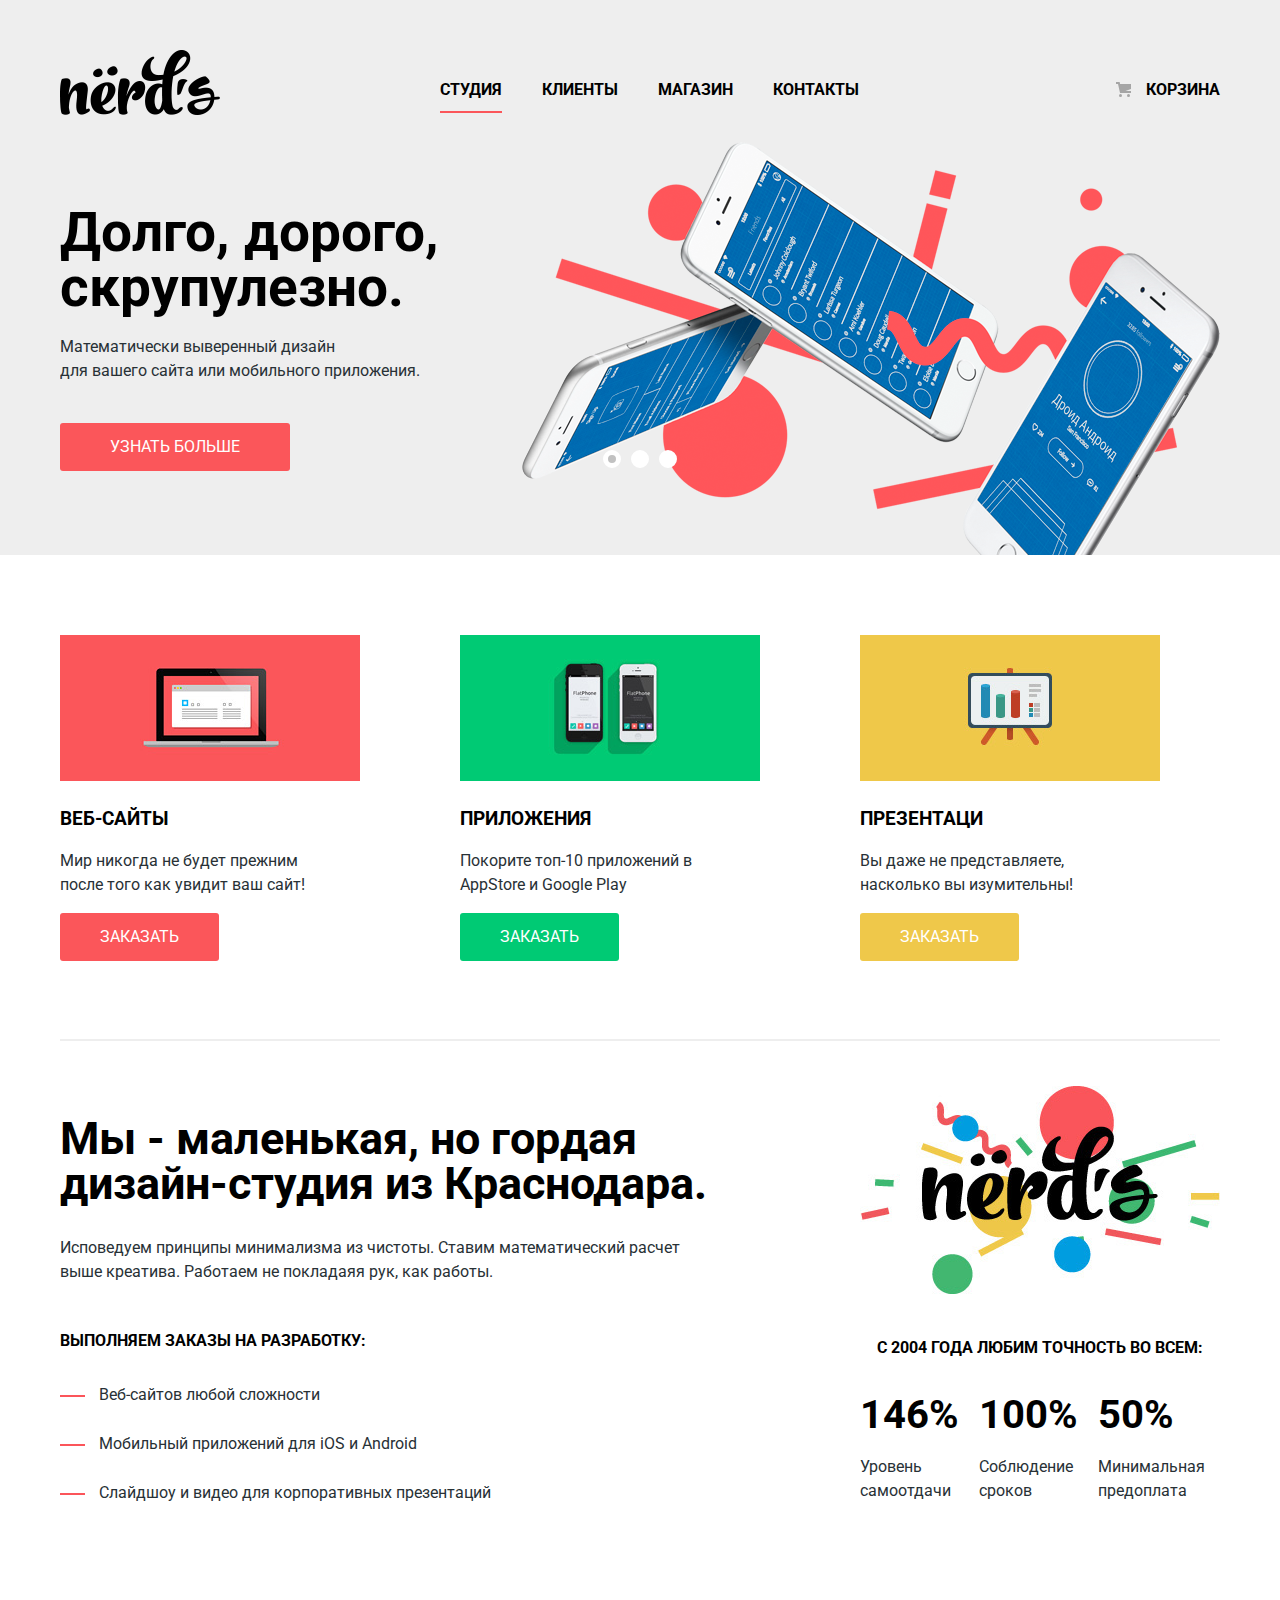
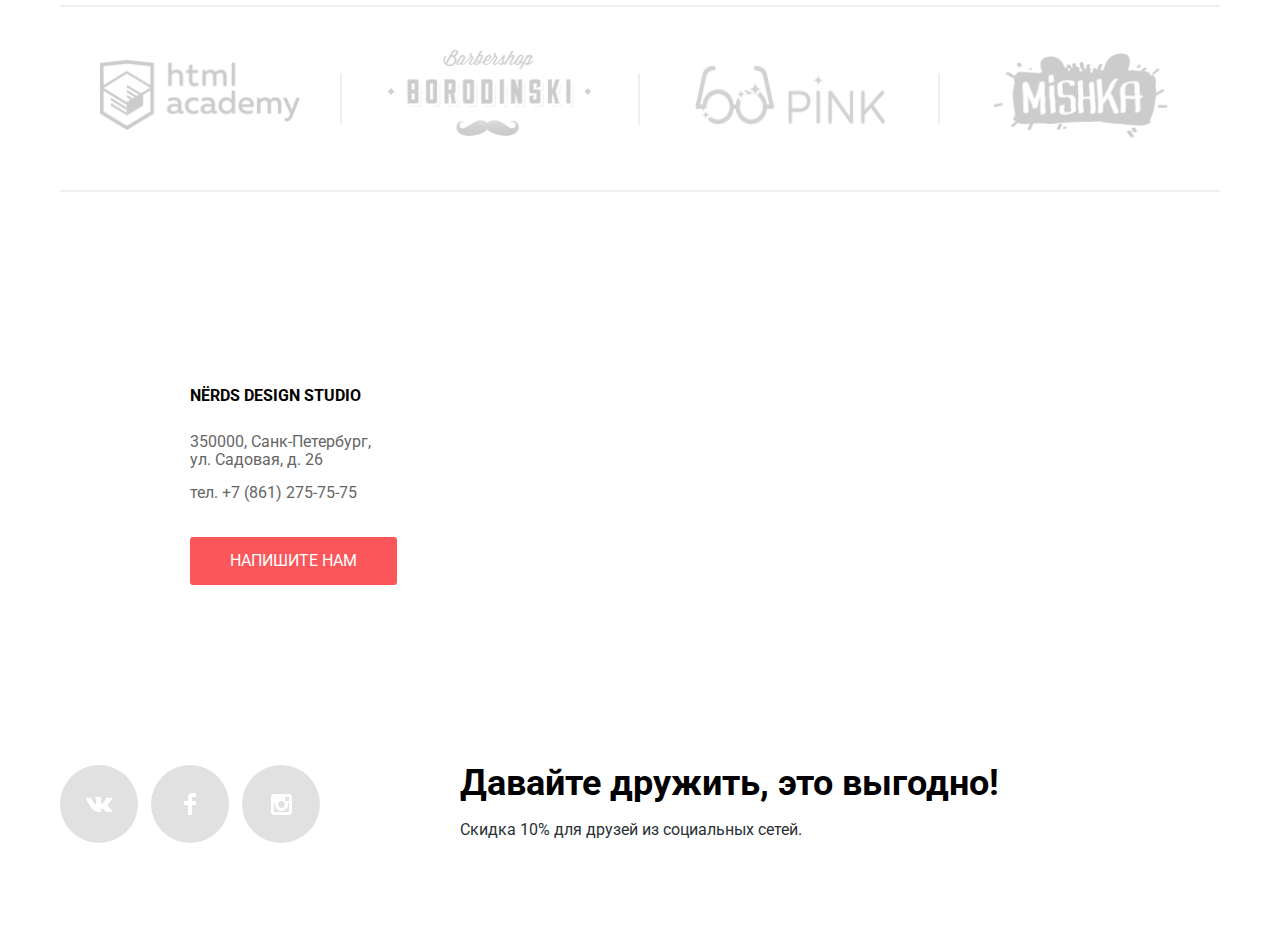
<file: nerd's/index.html>
<!DOCTYPE html>
<html lang="en">
<head>
    <meta charset="UTF-8">
    <title>Nёrds</title>
    <link href="https://fonts.googleapis.com/css?family=Roboto:400,700&display=swap&subset=cyrillic" rel="stylesheet">
    <link href="css/style.css" rel="stylesheet">
</head>
<body>
    <header class="main-header">
        <nav class="main-navigation">
            <div class="main-navigation-wrapper">
                <div class="container">
                    <a class="main-header-logo">
                        <img src="img/nerds-logo.png" width="160" height="65" alt="Логотип Нёрдса">
                    </a>
                    <ul class="site-navigation">
                        <li class="site-navigation-current"><a href="index.html">Студия</a></li>
                        <li><a href="customers.html">Клиенты</a></li>
                        <li><a href="catalog.html">Магазин</a></li>
                        <li><a href="contacts.html">Контакты</a></li>
                    </ul>
                    <ul class="basket">
                        <li><a class="basket-link" href="basket.html">Корзина</a></li>
                    </ul>
                </div>
            </div>
        </nav>
    </header>

    <main class="main-container">
        <div class="slider-background">
            <div class="slider container">
                <input type="radio" id="btn-1" name="toggle" checked>
                <input type="radio" id="btn-2" name="toggle">
                <input type="radio" id="btn-3" name="toggle">
                <div class="slider-controls">
                    <label for="btn-1"></label>
                    <label for="btn-2"></label>
                    <label for="btn-3"></label>
                </div>
                <div class="slides">
                    <div class="slide">
                        <div class="slide-text">
                            <div class="slide-title">Долго, дорого, скрупулезно.</div>
                            <p>Математически выверенный дизайн<br>
                                для вашего сайта или мобильного приложения.</p>
                            <a class="button" href="#">Узнать больше</a>
                        </div>
                    </div>
                    <div class="slide">
                        <div class="slide-text">
                            <div class="slide-title">Любим математику
                                как никто другой</div>
                            <p>Никакого креатива, только математические формулы<br>
                                для расчета идеальных пропорций.</p>
                            <a class="button" href="#">Узнать больше</a>
                        </div>
                    </div>
                    <div class="slide">
                        <div class="slide-text">
                            <div class="slide-title">Только ночь,<br>
                                только хардкор</div>
                            <p>Работать днем, как все? Мы против этого.<br>
                                Ближе к полуночи работа только начинается.</p>
                            <a class="button" href="#">Узнать больше</a>
                        </div>
                    </div>
                </div>
            </div>
        </div>

        <div class="container">
            <h1 class="visually-hidden">Nerds</h1>
            <h2 class="visually-hidden">Услуги</h2>
            <div class="products">
                <section class="veb-site">
                    <img src="img/web-site.jpg" width="300" height="146" alt="">
                    <h3>Веб-сайты</h3>
                    <p>Мир никогда не будет прежним<br>
                        после того как увидит ваш сайт!</p>
                    <a class="button" href="#">Заказать</a>
                </section>
                <section class="apps">
                    <img src="img/apps.jpg" width="300" height="146" alt="">
                    <h3>Приложения</h3>
                    <p>Покорите топ-10 приложений в<br>
                        AppStore и Google Play</p>
                    <a class="button" href="#">Заказать</a>
                </section>
                <section class="presentation">
                    <img src="img/presentation.jpg" width="300" height="146" alt="">
                    <h3>Презентаци</h3>
                    <p>Вы даже не представляете,<br>
                        насколько вы изумительны!</p>
                    <a class="button" href="#">Заказать</a>
                </section>
            </div>
        </div>
    </main>

    <section class="information">
        <div class="container">
            <div class="info">
                <h2 class="visually-hidden">Немного информации о нас</h2>
                <b>Мы - маленькая, но гордая<br>
                    дизайн-студия из Краснодара.</b>
                <p>Исповедуем принципы минимализма из чистоты. Ставим математический
                    расчет выше креатива. Работаем не покладаяя рук, как работы.</p>
                <div class="advantages-1">
                    <p>Выполняем заказы на разработку:</p>
                    <ul class="list-order">
                        <li class="order">
                            <svg xmlns="http://www.w3.org/2000/svg" xmlns:xlink="http://www.w3.org/1999/xlink"
                                 width="25px" height="2px">
                                <image  x="0px" y="0px" width="25px" height="2px"  xlink:href="[data-uri]" />
                            </svg>
                            Веб-сайтов любой сложности
                        </li>
                        <li class="order">
                            <svg xmlns="http://www.w3.org/2000/svg" xmlns:xlink="http://www.w3.org/1999/xlink"
                                 width="25px" height="2px">
                                <image  x="0px" y="0px" width="25px" height="2px"  xlink:href="[data-uri]" />
                            </svg>
                            Мобильный приложений для iOS и Android
                        </li>
                        <li class="order">
                            <svg xmlns="http://www.w3.org/2000/svg" xmlns:xlink="http://www.w3.org/1999/xlink"
                                 width="25px" height="2px">
                                <image  x="0px" y="0px" width="25px" height="2px"  xlink:href="[data-uri]" />
                             </svg>
                            Слайдшоу и видео для корпоративных презентаций
                        </li>
                    </ul>
                </div>
            </div>
            <div class="advantages-2">
                <img src="img/nerds-illustration.jpg" width="360" height="208" alt="nerds">
                <p>С 2004 года любим точность во всем:</p>
                <div class="table">
                    <div class="table-row">
                        <div class="percent">146%</div>
                        <div>Уровень самоотдачи</div>
                    </div>
                    <div class="table-row">
                        <div class="percent">100%</div>
                        <div>Соблюдение сроков</div>
                    </div>
                    <div class="table-row">
                        <div class="percent">50%</div>
                        <div>Минимальная предоплата</div>
                    </div>
                </div>
            </div>
        </div>
    </section>

    <section class="brands">
        <div class="container">
            <ul class="brand-list">
                <li class="brand-item">
                    <a href="#">
                        <img src="img/html_academy.png" width="200" height="70" alt="HTML Academy">
                    </a>
                </li>
                <li class="brand-item">
                    <a href="#">
                        <img src="img/borodinski.png" width="205" height="90" alt="Barbershop Borodinsky">
                    </a>
                </li>
                <li class="brand-item">
                    <a href="#">
                        <img src="img/pink.png" width="190" height="60" alt="Pink">
                    </a>
                </li>
                <li class="brand-item">
                    <a href="#">
                        <img src="img/mishka.png" width="175" height="85" alt="Mishka">
                    </a>
                </li>
            </ul>
        </div>
    </section>

    <footer class="main-footer">
        <section class="map">
            <h2 class="visually-hidden">Как до нас добраться</h2>
            <iframe src="https://yandex.by/map-widget/v1/-/CGSca0-c" width="100%" height="416" frameborder="0" allowfullscreen="true"></iframe>
            <p class="visually-hidden"><img src="img/map.jpg" width="1387" height="416"></p>
            <div class="footer-contacts">
                <h2 class="visually-hidden">Контактная информация</h2>
                <p class="studio-name">
                    NЁRDS DESIGN STUDIO
                </p>
                <p class="studio-address">
                    350000, Санк-Петербург,<br>
                    ул. Садовая, д. 26
                </p>
                <p class="studio-phone">тел. +7 (861) 275-75-75</p>
                <a class="button button-letter" href="#">Напишите нам</a>
            </div>
        </section>

        </div>
        <div class="container">
            <div class="footer-social">
                <ul class="social-item">
                    <li><a class="social-button" href="https://vk.com/">
                        <span class="visually-hidden">Вконтакте</span>
                        <img src="img/vk-icon.svg" width="26" height="15">
                    </a></li>
                    <li><a class="social-button" href="https://www.facebook.com/">
                        <span class="visually-hidden">Фейсбук</span>
                        <img src="img/fb-icon.svg" width="12" height="22">
                    </a></li>
                    <li><a class="social-button" href="https://www.instagram.com/?hl=ru">
                        <span class="visually-hidden">Инстаграм</span>
                        <img src="img/insta-icon.svg" width="21" height="21">
                    </a></li>
                </ul>
                <div>
                    <b>Давайте дружить, это выгодно!</b>
                    <p>Скидка 10% для друзей из социальных сетей.</p>
                </div>
            </div>
        </div>
    </footer>

    <section class="modal modal-login">
        <h2>Напишите нам</h2>
        <form class="letter-form" action="https://echo.htmlacademy.ru" method="post">
            <p>
                <label for="user-name">Ваше имя:</label>
                <input id="user-name" class="name-icon-user" type="text" name="name" placeholder="Имя Фамилия">
            </p>
            <p>
                <label for="user-email">Ваш e-mail:</label>
                <input id="user-email" class="email-icon-user" type="text" name="email" placeholder="email@example.com">
            </p>
            <p>
                <label for="letter">Текст письма:</label>
                <textarea id="letter" class="letter-icon-user" placeholder="В свободной форме"></textarea>
            </p>
            <button class="button" type="submit">Отправить</button>
        </form>
        <button class="modal-close" type="button">Закрыть</button>
    </section>
    <div class="modal-overlay"></div>

    <script src="js/script.js"></script>
</body>
</html>
</file>
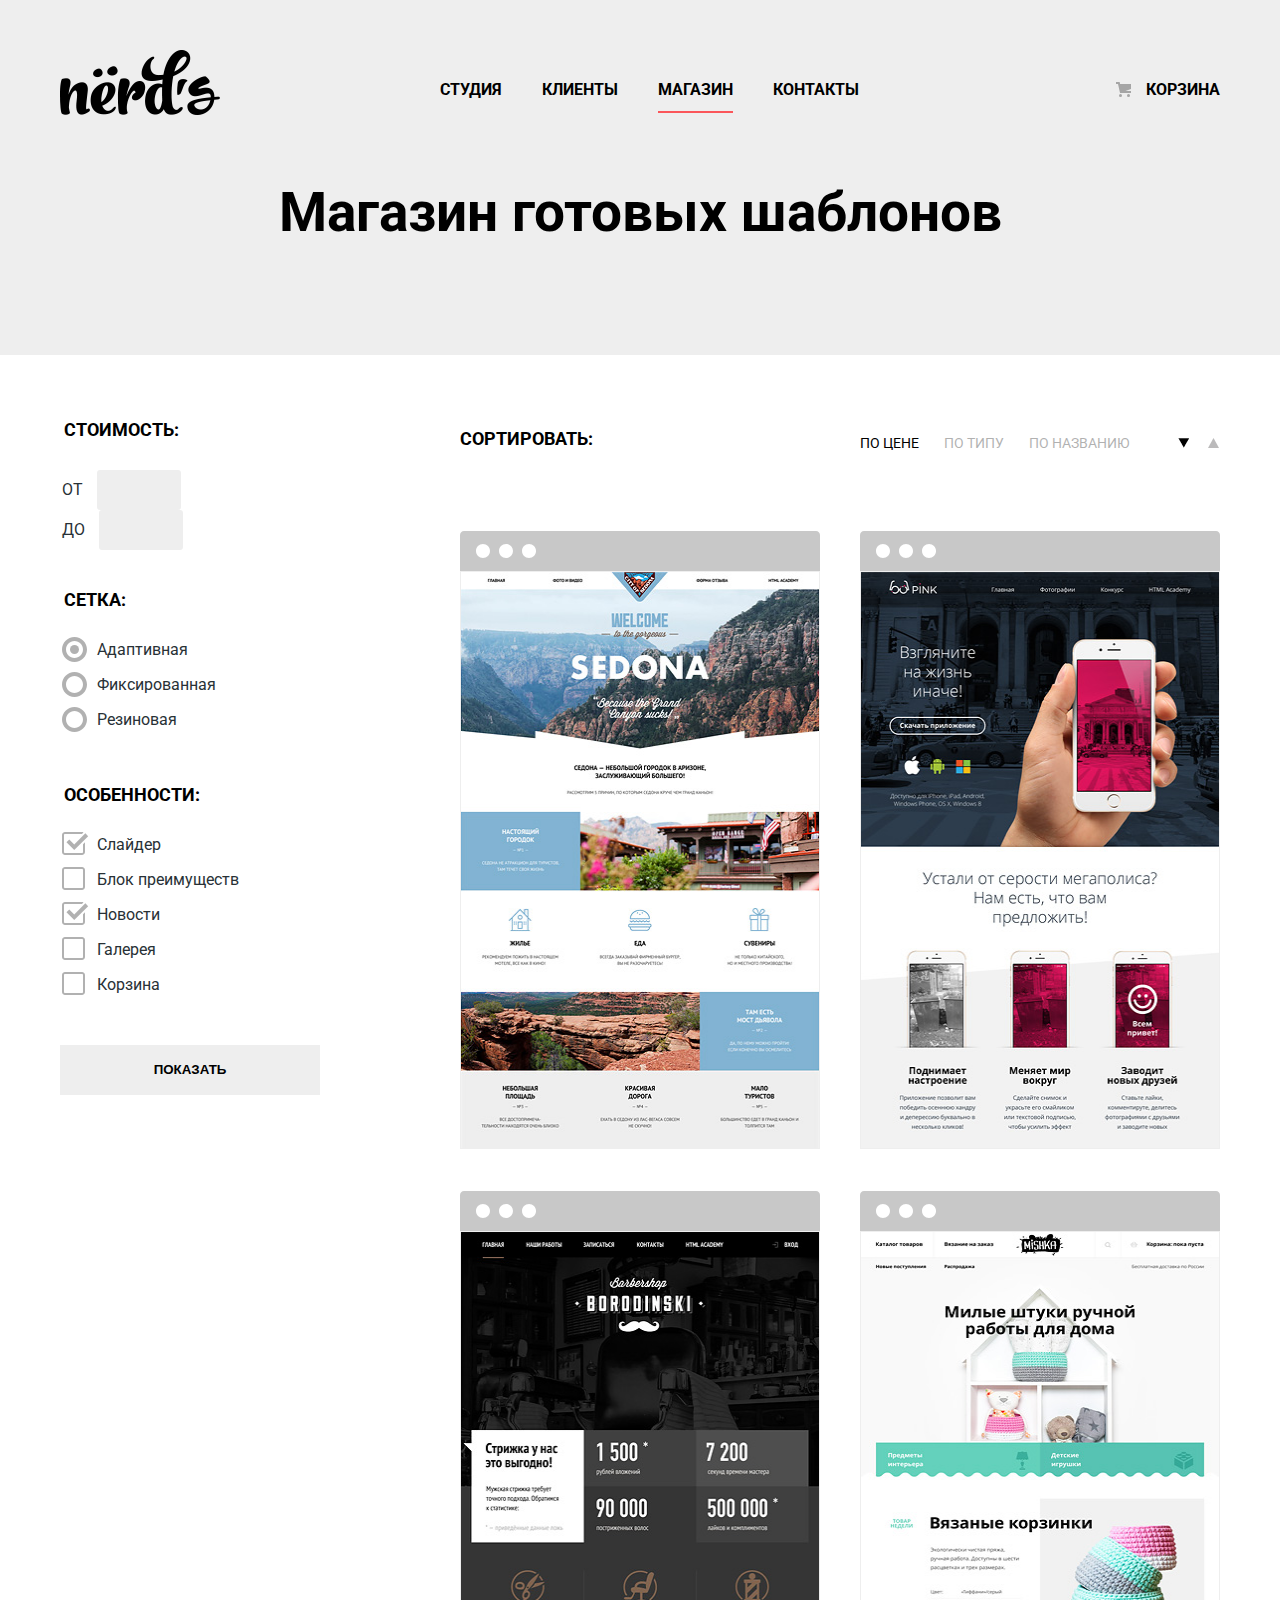
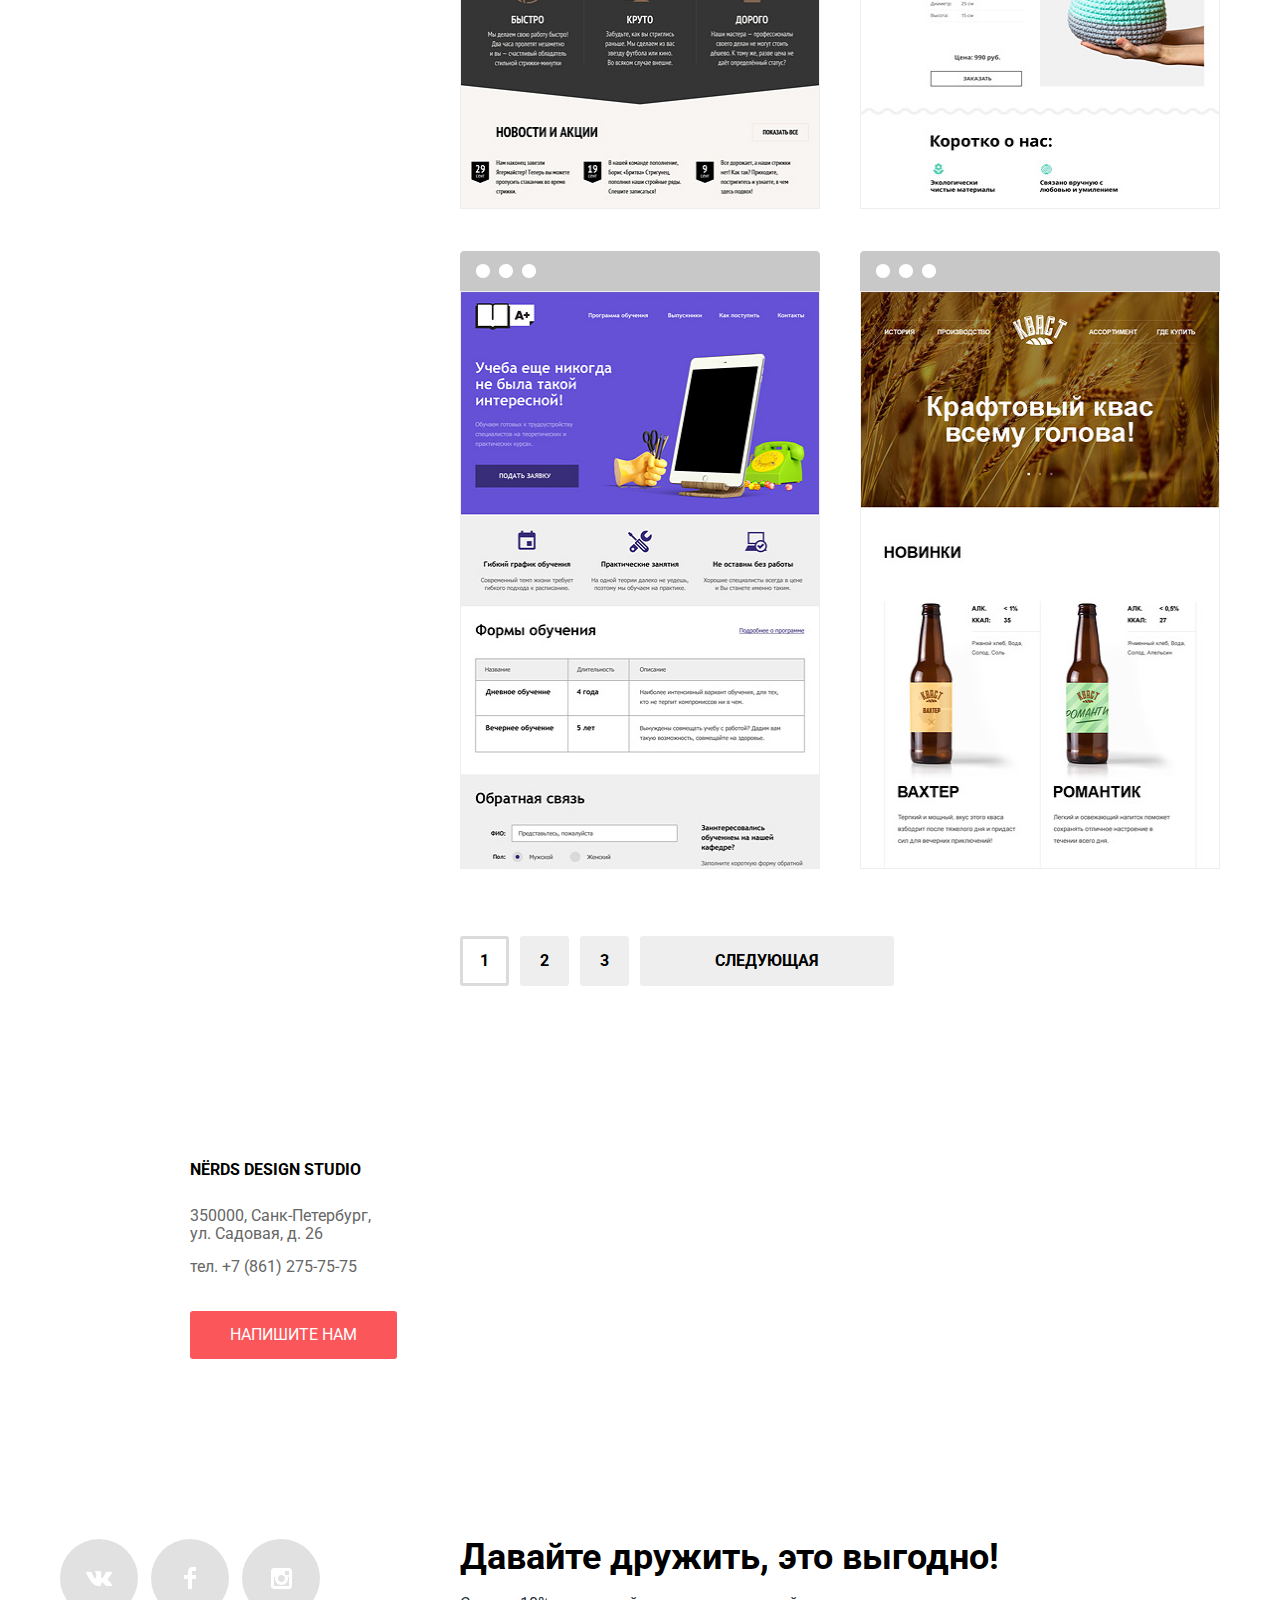
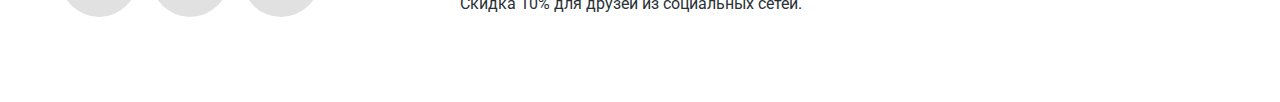
<file: nerd's/catalog.html>
<!DOCTYPE html>
<html lang="en">
<head>
    <meta charset="UTF-8">
    <title>Магазин</title>
    <link href="https://fonts.googleapis.com/css?family=Roboto:400,700&display=swap&subset=cyrillic" rel="stylesheet">
    <link href="css/style.css" rel="stylesheet">
</head>
<body class="inner-page">
    <header class="main-header">
        <nav class="main-navigation">
            <div class="main-navigation-wrapper">
                <div class="container">
                    <a class="main-header-logo" href="index.html">
                        <img src="img/nerds-logo.png" width="160" height="65" alt="Логотип Нёрдса">
                    </a>
                    <ul class="site-navigation">
                        <li><a href="index.html">Студия</a></li>
                        <li><a href="customers.html">Клиенты</a></li>
                        <li class="site-navigation-current"><a href="catalog.html">Магазин</a></li>
                        <li><a href="contacts.html">Контакты</a></li>
                    </ul>
                    <ul class="basket">
                        <li><a class="basket-link" href="basket.html">Корзина</a></li>
                    </ul>
                </div>
            </div>
        </nav>
    </header>

    <main class="main-container">
        <h1>Магазин готовых шаблонов</h1>
        <div class="container">
            <div class="catalog-services">
                <form class="filter" method="post"
                      action="https://echo.htmlacademy.ru">
                    <fieldset class="filter-price">
                        <legend>Стоимость:</legend>
                        <ul>
                            <li>
                                <label class="price-for-to">
                                    От
                                    <input type="number">
                                </label>
                            </li>
                            <li>
                                <label class="price-for-to">
                                    До
                                    <input type="number">
                                </label>
                            </li>
                        </ul>
                    </fieldset>
                    <fieldset class="filter-grid">
                        <legend>Сетка:</legend>
                        <ul>
                            <li>
                                <label for="filter-adaptive">
                                    <input class="visually-hidden filter-input filter-input-radio" type="radio" name="graticule" value="adaptive" id="filter-adaptive" checked>
                                    <div class="radio">Адаптивная</div>
                                </label>
                            </li>
                            <li>
                                <label for="filter-fixed">
                                <input class="visually-hidden filter-input filter-input-radio" type="radio" name="graticule" value="fixed" id="filter-fixed">
                                    <div class="radio">Фиксированная</div>
                                </label>
                            </li>
                            <li>
                                <label for="filter-rubber">
                                <input class="visually-hidden filter-input filter-input-radio" type="radio" name="graticule" value="rubber" id="filter-rubber">
                                    <div class="radio">Резиновая</div>
                                </label>
                            </li>
                        </ul>
                    </fieldset>
                    <fieldset class="filter-features">
                        <legend>Особенности:</legend>
                        <ul>
                            <li>
                                <label for="slider-filter">
                                <input class="visually-hidden filter-input filter-input-checkbox" type="checkbox" name="slider" id="slider-filter" checked>
                                    <div class="checkbox">Слайдер</div>
                                </label>
                            </li>
                            <li>
                                <label for="advantage-block-filter">
                                <input class="visually-hidden filter-input filter-input-checkbox" type="checkbox" name="advantage-block" id="advantage-block-filter">
                                    <div class="checkbox">Блок преимуществ</div>
                                </label>
                            </li>
                            <li>
                                <label for="news-filter">
                                <input class="visually-hidden filter-input filter-input-checkbox" type="checkbox" name="news" id="news-filter" checked>
                                    <div class="checkbox">Новости</div>
                                </label>
                            </li>
                            <li>
                                <label for="gallery-filter">
                                <input class="visually-hidden filter-input filter-input-checkbox" type="checkbox" name="gallery" id="gallery-filter">
                                    <div class="checkbox">Галерея</div>
                                </label>
                            </li>
                            <li>
                                <label for="basket-filter">
                                <input class="visually-hidden filter-input filter-input-checkbox" type="checkbox" name="specificity-group" value="basket" id="basket-filter">
                                    <div class="checkbox">Корзина</div>
                                </label>
                            </li>
                        </ul>
                    </fieldset>
                    <button type="submit">Показать</button>
                </form>

                <section class="catalog">
                    <section class="filters">
                        <h2>Сортировать:</h2>
                        <ul class="filters-details">
                            <li><a href="#" class="filters-current">По цене</a></li>
                            <li><a href="#">По типу</a></li>
                            <li><a href="#">По названию</a></li>
                        </ul>
                        <ul class="filters-sort-order">
                            <li><a class=" filters-sort-descending filters-sort-current" href="#" aria-label="По убыванию"></a></li>
                            <li><a class="filters-sort-ascending" href="#" aria-label="По возрастанию"></a></li>
                        </ul>
                    </section>
                    <h2 class="visually-hidden">Список готовых шаблонов</h2>
                    <ul class="catalog-list">
                        <li class="catalog-item">
                            <a href="#" class="catalog-link">
                                <img class="catalog-item-image" src="img/img-sedona.jpg" alt="Sedona" width="358" height="576">
                            </a>
                            <div class="item-info">
                                <h3>Sedona</h3>
                                <p>Информационный сайт<br>
                                    для туристов</p>
                                <a href="#" class="button button-buy">9 900p.</a>
                            </div>
                        </li>
                        <li class="catalog-item">
                            <a href="#" class="catalog-link">
                                <img class="catalog-item-image" src="img/img-pink.jpg" alt="Pink" width="358" height="576">
                            </a>
                            <div class="item-info">
                                <h3>Pink App</h3>
                                <p>Продуктовый лендинг<br>
                                    приложения для IOS и Android</p>
                                <a href="#" class="button button-buy">9 900p.</a>
                            </div>
                        </li>
                        <li class="catalog-item">
                            <a href="#" class="catalog-link">
                                <img class="catalog-item-image" src="img/img-barbershop.jpg" alt="Barbershop" width="358" height="576">
                            </a>
                            <div class="item-info">
                                <h3>Barbershop</h3>
                                <p>Сайт салон красоты.<br>
                                    Для мужчин, да.</p>
                                <a href="#" class="button button-buy">9 900p.</a>
                            </div>
                        </li>
                        <li class="catalog-item">
                            <a href="#" class="catalog-link">
                                <img class="catalog-item-image" src="img/img-mishka.jpg" alt="Mishka" width="358" height="576">
                            </a>
                            <div class="item-info">
                                <h3>Mishka</h3>
                                <p>Интернет магазин<br>
                                    вязаных игрушек.</p>
                                <a href="#" class="button button-buy">9 900p.</a>
                            </div>
                        </li>
                        <li class="catalog-item">
                            <a href="#" class="catalog-link">
                                <img class="catalog-item-image" src="img/img-aplus.jpg" alt="Aplus" width="358" height="576">
                            </a>
                            <div class="item-info">
                                <h3>A Plus</h3>
                                <p>Лендинг повышения<br>
                                    курсов квалификации.</p>
                                <a href="#" class="button button-buy">9 900p.</a>
                            </div>
                        </li>
                        <li class="catalog-item">
                            <a href="#" class="catalog-link">
                                <img class="catalog-item-image" src="img/img-kvast.jpg" alt="Kvast" width="358" height="576">
                            </a>
                            <div class="item-info">
                                <h3>Кваст</h3>
                                <p>Промо-сайт производителя<br>
                                    крафтового кваса.</p>
                                <a href="#" class="button button-buy">9 900p.</a>
                            </div>
                        </li>
                    </ul>
                    <ul class="pagination-list">
                        <li class="pagination-item pagination-item-current"><a>1</a></li>
                        <li class="pagination-item"><a href="#">2</a></li>
                        <li class="pagination-item"><a href="#">3</a></li>
                        <li class="pagination-item"><a href="#">Следующая</a></li>
                    </ul>
                </section>
            </div>

        </div>
    </main>

    <footer class="main-footer">
        <section class="map">
            <h2 class="visually-hidden">Как до нас добраться</h2>
            <iframe src="https://yandex.by/map-widget/v1/-/CGSca0-c" width="100%" height="416" frameborder="0" allowfullscreen="true"></iframe>
            <p class="visually-hidden"><img src="img/map.jpg" width="1387" height="416"></p>
            <div class="footer-contacts">
                <h2 class="visually-hidden">Контактная информация</h2>
                <p class="studio-name">
                    NЁRDS DESIGN STUDIO
                </p>
                <p class="studio-address">
                    350000, Санк-Петербург,<br>
                    ул. Садовая, д. 26
                </p>
                <p class="studio-phone">тел. +7 (861) 275-75-75</p>
                <a class="button button-letter" href="#">Напишите нам</a>
            </div>
        </section>

        </div>
        <div class="container">
            <div class="footer-social">
                <ul class="social-item">
                    <li><a class="social-button" href="https://vk.com/">
                        <span class="visually-hidden">Вконтакте</span>
                        <img src="img/vk-icon.svg" width="26" height="15">
                    </a></li>
                    <li><a class="social-button" href="https://www.facebook.com/">
                        <span class="visually-hidden">Фейсбук</span>
                        <img src="img/fb-icon.svg" width="12" height="22">
                    </a></li>
                    <li><a class="social-button" href="https://www.instagram.com/?hl=ru">
                        <span class="visually-hidden">Инстаграм</span>
                        <img src="img/insta-icon.svg" width="21" height="21">
                    </a></li>
                </ul>
                <div>
                    <b>Давайте дружить, это выгодно!</b>
                    <p>Скидка 10% для друзей из социальных сетей.</p>
                </div>
            </div>
        </div>
    </footer>

    <section class="modal modal-login">
        <h2>Напишите нам</h2>
        <form class="letter-form" action="https://echo.htmlacademy.ru" method="post">
            <p>
                <label for="user-name">Ваше имя:</label>
                <input id="user-name" class="name-icon-user" type="text" name="name" placeholder="Имя Фамилия">
            </p>
            <p>
                <label for="user-email">Ваш e-mail:</label>
                <input id="user-email" class="email-icon-user" type="text" name="email" placeholder="email@example.com">
            </p>
            <p>
                <label for="letter">Текст письма:</label>
                <textarea id="letter" class="letter-icon-user" placeholder="В свободной форме"></textarea>
            </p>
            <button class="button" type="submit">Отправить</button>
        </form>
        <button class="modal-close" type="button">Закрыть</button>
    </section>
    <div class="modal-overlay"></div>

    <script src="js/script.js"></script>
</body>
</html>
</file>
<file: nerd's/css/style.css>
body {
    margin: 0;
    padding: 0;

    font-family: "Roboto", "Verdana", sans-serif;
    font-size: 16px;
    line-height: 24px;
    color: #283136;

    background-color: #ffffff;
}
html,
body {
    /*min-height: 2746px;*/
    min-width: 1220px;
}

header {
     background-color: #eeeeee;
}

.container {
    width: 1160px;
    margin: 0 auto;
    padding: 0 10px;
    font: inherit;

    background-color: #ffffff;

}

a {
    text-decoration: none;
}

h1 {
    margin: 0;
    margin-bottom: 60px;
    width: 100%;
    padding-top: 60px;
    padding-bottom: 115px;
    font-size: 55px;
    line-height: 55px;
    text-align: center;
    color: #000000;

    background-color: #eeeeee;
}

ul {
    list-style: none;
}

.button,
.social-item a {
    font: inherit;

    text-align: center;

    font-size: 16px;
    line-height: 18px;
    color: #ffffff;
    vertical-align: middle;
    text-transform: uppercase;

    background-color: #fb565a;

    border: none;
}

.button {
    display: inline-block;
    padding: 15px 50px;
    border-radius: 3px;

}

.products .button {
    display: inline-block;
    padding: 15px 40px;
}

.footer-contacts .button {
    display: inline-block;
    padding: 15px 40px;
}

.social-button {
    display: flex;
    align-items: center;
    justify-content: center;
    width: 78px;
    height: 78px;

    border-radius: 50px;
}

.button:hover,
.social-item a:hover {
    background-color: #e74246;
}

.button:focus,
.social-item a:focus{
    color: rgba(255, 255, 255, 0.3);

    background-color: #d7373b;
}

.button:hover {
    background-color: #e74246;
}

.button:focus {
    color: rgba(255, 255, 255, 0.3);

    background-color: #d7373b;
}

.apps .button {
    background-color: #00ca74;
}

.apps .button:hover {
    background-color: #00bc6c;
}

.apps .button:focus {
    background-color: #00aa62;
}

.presentation .button {
    background-color: #efc84a;
}

.presentation .button:hover {
    background-color: #eab534;
}

.presentation .button:focus {
    background-color: #e5a722;
}

fieldset {
    margin-bottom: 35px;
    padding: 0;
}

fieldset ul {
    margin: 0;
    padding: 0;
}

.filter {
    width: 260px;
}

.filters {
    display: flex;
    justify-content: flex-end;
    width: 760px;
}

.filters h2 {
    margin-right: auto;
}



.filter label:focus {
    opacity: 0.3;
}

.filter fieldset {
    border: none;
}

.filter legend {
    margin-bottom: 25px;
    font-size: 18px;
    line-height: 30px;
    font-weight: 700;
    color: #000000;

    text-transform: uppercase;
}

input[type='number'] {
    margin-left: 10px;
    width: 80px;
    height: 38px;
    text-align: center;

    background-color: #eeeeee;
    border-radius: 3px;
    border: none;
}


.filter button[type="submit"] {
    width: 260px;
    height: 50px;
    line-height: 18px;
    font-weight: 700;
    color: #000000;
    text-align: center;
    border: none;

    text-transform: uppercase;
    background-color: #eeeeee;
}

.filter button[type="submit"]:hover {
    background-color: #dfdfdf;
}

.filter button[type="submit"]:focus,
.filter button[type="submit"]:active {
    opacity: 0.3;
    background-color: #787878;
    box-shadow: inset 0 4px 0 0 rgb(0,0,75);
}



.price-for-to {

    line-height: 22px;
    margin-right: 10px;

    text-transform: uppercase;
}

.filter-price ul {
    display: flex;
    flex-wrap: wrap;
    justify-content: space-between;
}

.filters h2{
    font-size: 18px;
    line-height: 18px;
    font-weight: 700;
    color: #000000;

    text-transform: uppercase;
}

.filter-grid ul {
    margin: 0;
    padding: 0;
}

.filter-grid li,
.filter-features li{
    margin-bottom: 15px;
    margin-left: 35px;
}

.radio,
.checkbox {
    position: relative;
}

.radio::before {
    content: "";

    position: absolute;
    top: -3px;
    left: -35px;
    width: 25px;
    height: 25px;

    background-image: url("../img/radio-off.svg");
    background-repeat: no-repeat;
    background-position: 0 0;

    opacity: 0.3;
}

input:checked + .radio::before {
    content: "";

    position: absolute;
    top: -3px;
    left: -35px;
    width: 25px;
    height: 25px;

    background-image: url("../img/radio-on.svg");
    background-repeat: no-repeat;
    background-position: 0 0;
}

.checkbox::before {
    content: "";

    position: absolute;
    top: -3px;
    left: -35px;
    width: 23px;
    height: 23px;

    background-image: url("../img/checkbox-off.svg");
    background-repeat: no-repeat;
    background-position: 0 0;

    opacity: 0.3;
}

input:checked + .checkbox::before {
    content: "";

    position: absolute;
    top: -3px;
    left: -35px;
    width: 27px;
    height: 23px;

    background-image: url("../img/checkbox-on.svg");
    background-repeat: no-repeat;
    background-position: 0 0;
}

.filter label {
    font-size: 16px;
    line-height: 20px;
    color: #283136;
}

.filter label:hover,
.radio:hover::before{
    color: #000000;
    opacity: 1;
}

.filters-details {
    display: flex;
    margin-right: 25px;
}

.filters-details a {
    margin-right: 25px;
    font-size: 14px;
    line-height: 18px;
    list-style: none;
    color: #000000;

    opacity: 0.3;
    text-transform: uppercase;
}

.filters-details a:hover {
    opacity: 0.6;
}

.filters-details a:focus,
.filters-details a:active {
    opacity: 1;
}

.filters-details .filters-current {
     opacity: 1;
 }

.filters-sort-order {
    display: flex;
}


.filters-sort-order .filters-sort-descending,
.filters-sort-order .filters-sort-ascending {
    position: relative;
}

.filters-sort-descending::before,
.filters-sort-ascending::before {
    content: "";

    position: absolute;
    top: 7px;
    left: -42px;

    width: 11px;
    height: 10px;

    background-image: url("../img/icon-down-dir.png");
    background-repeat: no-repeat;
    background-position: 0 0;

    opacity: 0.3;
}

.filters-sort-ascending::before {
    left: -12px;
    background-image: url("../img/icon-up-dir.svg");
}

.filters-sort-order .filters-sort-current.filters-sort-descending::before {
    opacity: 1;
}

.filters-sort-order .filters-sort-current.filters-sort-ascending::before {
    opacity: 1;
}

.main-header {
    padding-top: 50px;

    background-color: #eeeeee;
}

.main-header .container {
    background-color: #eeeeee;
}

.main-navigation-wrapper {
    width: 100%;

    background-color: #eeeeee;
}

.main-navigation-wrapper .container {
    display: flex;
    align-items: flex-start;
    justify-content: flex-start;

    background-color: #eeeeee;

}

.main-header-logo {
    margin-right: 140px;
}
.main-header-logo img {
    padding: 0;
    margin: 0;
}
.main-navigation {
    display: flex;
    flex-direction: column;
    align-items: flex-start;
    flex-wrap: wrap;
    font-size: 16px;
    line-height: 30px;
    color: #000000;

    text-transform: uppercase;
    background-color: transparent;
}

.site-navigation {
    display: flex;
    flex-wrap: wrap;
    margin: 0;
    padding: 0 60px;
    width: 560px;

    list-style: none;
}

.basket {
    margin: 0;
    margin-left: auto;
    padding: 0;
}

.site-navigation a,
.basket a{
    display: block;
    padding: 25px 20px 10px;
    font-weight: 700;
    color: #000000;
}

.site-navigation a:hover,
.basket a:hover{
    color: #fb565a;
}

.site-navigation a:focus,
.basket a:focus{
    color: #000000;

}

.site-navigation-current {
    position: relative;
}

.site-navigation-current::after {
    content: "";

    position: absolute;
    right: 20px;
    bottom: 2px;
    left: 20px;

    height: 2px;

    background-color: #fb565a;
}

.basket .basket-link {
    position: relative;
    padding: 25px 0 0 85px;
}

.basket-link::before {
    content: "";

    position: absolute;
    top: 32px;
    left: 55px;
    width: 60px;
    height: 90px;


    background-image: url("../img/cart-icon.svg");
    background-repeat: no-repeat;
    background-position: 0 0;

    opacity: 0.3;
}



.container h3 {
    color: black;

    text-transform: uppercase;
}

.list-order,
.brand-item,
.social-item {
    list-style: none;
}

.brands a {
    filter: alpha(Opacity=20);
    opacity: 0.2;
}

.brands a:hover {
    filter: alpha(Opacity=100);
    opacity: 1;
}

.brands a:focus {
    filter: alpha(Opacity=10);
    opacity: 0.1;
}


.invalid {
    border-color: #e74246;
}

.visually-hidden {
    position: absolute;

    width: 1px;
    height: 1px;
    margin: -1px;
    border: 0;
    padding: 0;

    clip: rect(0 0 0 0);
    overflow: hidden;
}


/* сетка */

.main-container {
    padding-bottom: 80px;
    background-image: url("../img/divide.png");
    background-position: bottom;
    background-repeat: no-repeat;
}

.slider-background {
    margin-bottom: 80px;

    background-color: #eeeeee;
}

.slider {
    position:relative;
    height:430px;

    background-color: #eeeeee;

}

.slider input[type=radio] {
    position:absolute;
    opacity:0;
}
.slider-controls{
    position:absolute;
    bottom:95px;
    left:50%;
    width:200px;
    height:10px;
    margin-left:-100px;
    text-align:center;
    z-index:1000;
}
.slider-controls label{
    display:inline-block;
    width: 8px;
    height: 8px;
    margin:0 3px;
    background:white;
    border: 5px solid white;
    vertical-align:top;
    border-radius:50%;
    cursor:pointer;
}
#btn-1:checked ~ .slider-controls label[for="btn-1"],
#btn-2:checked ~ .slider-controls label[for="btn-2"],
#btn-3:checked ~ .slider-controls label[for="btn-3"] {
    background:#c1c1c1;
}

.slider.container {
    padding: 0;
}

.slide {
    position:absolute;
    top:0;
    left:0;
    width:100%;
    height:100%;
    overflow:hidden;
}

.slide-text {
    width: 560px;
    padding: 80px 0;
    color:#283136;
}

.slide-title {
    margin: 0 0 20px;
    font-size:55px;
    line-height:55px;
    font-weight:bold;
    color:black;
}

.slide-text p {
    margin: 20px 0 40px;
}

.slide:nth-child(1) {
    background-image:url('../img/slide1.png');
    background-repeat:no-repeat;
    background-position: right bottom;
}

.slide:nth-child(2){
    background-image:url('../img/slide2.png');
    background-repeat:no-repeat;
    background-position: right bottom;
}

.slide:nth-child(3){
    background-image:url('../img/slide3.png');
    background-repeat:no-repeat;
    background-position: right bottom;
}
.slide{
    display:none;
}
#btn-1:checked ~ .slides .slide:nth-child(1) {
    display: block;
}
#btn-2:checked ~ .slides .slide:nth-child(2) {
    display: block;
}
#btn-3:checked ~ .slides .slide:nth-child(3) {
    display: block;
}

.products {
    display: flex;
    justify-content: space-between;
}

.products section {
    margin-right: 100px;
}

.information .container {
    display: flex;
    justify-content: space-between;

    padding-top: 45px;
}

.container .info {
    width: 660px;
    margin: 0;
}

.info b {
    font-size: 45px;
    line-height: 45px;
    font-weight: 700;
    color: black;
}

.info {
    padding-top: 30px;
}

.info p {
    margin-top: 30px;
    margin-bottom: 40px;
}

.advantages-1 p {
    margin: 45px auto 30px;
    font-size: 16px;
    line-height: 24px;
    font-weight: 700;
    color: black;

    text-transform: uppercase;
}

.advantages-2 p {
    margin: 35px 0;
    text-align: center;
    font-size: 16px;
    line-height: 24px;
    font-weight: 700;
    color: black;

    text-transform: uppercase;
}

.advantages-1 ul {
    margin: 0;
    padding: 0;
}

.list-order .order {
    margin-bottom: 25px;
}

.order svg {
    margin-bottom: 3px;
    margin-right: 10px;
}

.container .advantages-2 {
    width: 360px;
}

.info .advantages {
    width: 460px;
}

.information {
    margin-bottom: 75px;
}

.table {
    display: flex;
    justify-content: space-between;
}

.table-row {
    margin-right: 20px;
}

.percent {
    margin-bottom: 20px;
    font-size: 40px;
    line-height: 40px;
    font-weight: 700;
    color: black;
}

.brand-list {
    display: flex;
    justify-content: space-between;
    margin-top: 0;
    margin-bottom: 80px;
    padding-top: 45px;
    padding-left: 0;
    padding-bottom: 45px;
    background-image: url("../img/divide.png"),
                      url("../img/divide.png");
    background-position: top, bottom;
    background-repeat: no-repeat;
}

.brand-item {
    display: flex;
    justify-content: center;
    align-items: center;

    width: 280px;
}

.brand-item:nth-child(2),
.brand-item:nth-child(3) {
    width: 300px;

    background-image: url("../img/div.png"),
                      url("../img/div.png");
    background-position: left, right;
    background-repeat: no-repeat;
}

.brand-item:nth-child(3) {
    background-image: url("../img/div.png");
    background-position: right;
    background-repeat: no-repeat;
}

/*.inner-page .main-header {*/
/*    margin-bottom: 60px;*/
/*}*/

.catalog {
    width: 760px;
    margin: 0;
    padding: 0;
}

.catalog-services {
    display: flex;
    justify-content: space-between;
}

.catalog-list {
    display: flex;
    flex-wrap: wrap;
    padding: 0;
    margin: 0;
    margin-top: 60px;
}

.catalog-item img {
    padding: 0;
    margin: 0;
    border: 1px solid #eeeeee;
}

.catalog-item {
    position: relative;
    width: 360px;
    margin-bottom: 35px;
    margin-right: 40px;
}

.catalog-item:nth-child(2n) {
    margin-right: 0;
}

.catalog-item::before {
    display: inline-block;
    vertical-align: top;
    content: "";
    background: url("../img/browser.svg") no-repeat;
    height: 40px;
    width: 360px;
    opacity: 0.3;
    padding: 0;
}

.catalog-item:hover::before{
    opacity: 1;
}



.item-info {
    display: none;
    width: 360px;
    height: 231px;
    text-align: center;
    position: absolute;
    bottom: 8px;
    left: 0;



    background-color: #eee;
}

@keyframes appearance  {
    0% {
        transform: translateY(231px);
        opacity: 0;
    }

    100% {
        transform: translateY(0px);
    }
}

.item-info-show {
    animation-name: appearance;
    animation-duration: 0.5s;

    display: block;
    width: 360px;
    height: 231px;
    text-align: center;
    position: absolute;
    bottom: 8px;
    left: 0;

    background-color: #eee;
}

.item-info h3 {
    font-size: 18px;
    line-height: 30px;
    font-weight: 700;
    margin: 30px 0 20px;
}

.item-info p {
    font-size: 16px;
    line-height: 18px;
    color: #666666;
    margin: 0 0 30px;
}

.catalog-item:nth-child(2n) {
    margin-right: 0;
}

.pagination-list {
    display: flex;
    width: 445px;
    margin: 25px 0 0 0;
    padding: 0;
    list-style: none;
}

.pagination-item a{
    text-decoration: none;
    color: black;

}

.pagination-item {
    display: flex;
    justify-content: center;
    align-items: center;
    margin: 0 11px 0 0;
    width: 50px;
    height: 50px;
    font-weight: 700;
    color: #000000;
    border-radius: 3px;

    background-color: #eeeeee;
    text-transform: uppercase;
}

.pagination-item.pagination-item-current {
    box-sizing: border-box;
    border: 3px solid #dbdbdb;

    background-color: #ffffff;
}

.pagination-item:last-child {
    width: 260px;
}

.inner-page .main-container {
    padding-bottom: 60px;

    background: none;
}

.map {
    position: relative;
}

.social-item {
    display: flex;
    justify-content: space-between;
    width: 260px;
    margin: 0;
    margin-right: 140px;
    padding: 0;
}

.footer-contacts {
    position: absolute;
    bottom: 60px;
    left: 140px;
    width: 210px;
    padding: 50px;

    background-color: #ffffff;
}

.footer-contacts p {
    margin: 0;
    padding: 0;
}

.footer-contacts .studio-name {
    margin-bottom: 25px;
}

.footer-contacts .studio-address {
    margin-bottom: 15px;
}

.footer-contacts .studio-phone {
    margin-bottom: 35px;
}

.footer-contacts .studio-address,
.footer-contacts .studio-phone {
    font-size: 16px;
    line-height: 18px;
    color: #666666;
}

.footer-contacts p:nth-child(2){
    font-weight: 700;
    color: black;

    text-transform: uppercase;
}

.footer-social {
    display: flex;
    margin-top: 70px;
    margin-bottom: 70px;

}

.footer-social b{
    font-size: 36px;
    line-height: 36px;
    font-weight: 700;
    color: black;
}

.footer-social .social-button {
    font: inherit;
    color: black;
}

.footer-social a {
    color: black;
    background-color: #e1e1e1;
}

@keyframes bounce {
    0% { transform: translateY(-2000px); }
    70% { transform: translateY(30px); }
    90% { transform: translateY(-10px); }
    100% { transform: translateY(0); }
}

.modal {
    position: fixed;

    display: none;

    top: 50%;
    left: 50%;
    margin-left: -480px;
    margin-top: -300px;
    padding: 60px 100px 85px 100px;
    width: 760px;

    background-color: #ffffff;
    background-position: 0 0;
    box-shadow: 0 20px 45px rgba(0,0,0,0.6);

    z-index: 2;
}

.modal-overlay {
    position: fixed;

    display: none;

    top: 0;
    left: 0;
    width: 100%;
    height: 100%;

    background: rgba(0, 0, 0, 0.3);

    z-index: 1;
}

.modal-show {
    display: block;
    animation-name: bounce;
    animation-duration: 0.6s;
}
.modal-overlay-show {
    display: block;
}

.modal-close {
    position: absolute;
    top: 80px;
    right: 90px;
    width: 21px;
    height: 21px;

    font-size: 0;

    background-color: #ffffff;
    border: 0;

    cursor: pointer;
    opacity: 0.3;
}

.modal-close::before,
.modal-close::after {
    content: "";

    position: absolute;
    top: 9px;
    left: 1px;

    width: 19px;
    height: 3px;

    background-color: #fb565a;
}

.modal-close::before {
    transform: rotate(45deg);
}

.modal-close::after {
    transform: rotate(-45deg);
}

.modal h2 {
    margin: 0 0 45px;
    padding: 0;
    font-size: 40px;
    line-height: 40px;
    font-weight: 700;
    color: #000000;
}

@keyframes shake {
    0%, 100% { transform: translateX(0); }
    10%, 30%, 50%, 70%, 90% { transform: translateX(-10px); }
    20%, 40%, 60%, 80% { transform: translateX(10px); }
}

.modal-error {
    animation-name: shake;
    animation-duration: 0.6s;
}

.modal form {
    display: flex;
    flex-wrap: wrap;
    justify-content: space-between;
}

.letter-form textarea {
    font-family: "Roboto", "Verdana", sans-serif;
    box-sizing: border-box;
}

.letter-form input,
.letter-form textarea {
    margin-bottom: 35px;
    padding: 13px;
    background-color: transparent;
    border: 2px solid #e4e8e9;
    border-radius: 3px;
    outline: none;
}

.letter-form input:hover,
.letter-form textarea:hover {
    border-color: #cdd0d2;
    outline: none;
}

.letter-form input:focus,
.letter-form textarea:focus {
    border-color: #000000;
    outline: none;
}

.letter-form p {
    display: flex;
    flex-direction: column;
    margin: 0;
    padding: 0;
}

.letter-form label {
    margin-bottom: 10px;
    line-height: 18px;
    font-weight: 700;
    color: black;
}

.name-icon-user,
.email-icon-user {
    width: 334px;
    height: 36px;
}

form .letter-icon-user {
    margin-bottom: 45px;
    width: 760px;
    min-height: 120px;
}

input[type='text'],
textarea {
    font-family: "Roboto", "Verdana", sans-serif;
    font-size: 16px;
    line-height: 18px;
}

.letter-form .button {
    padding: 15px 80px;
}
</file>
